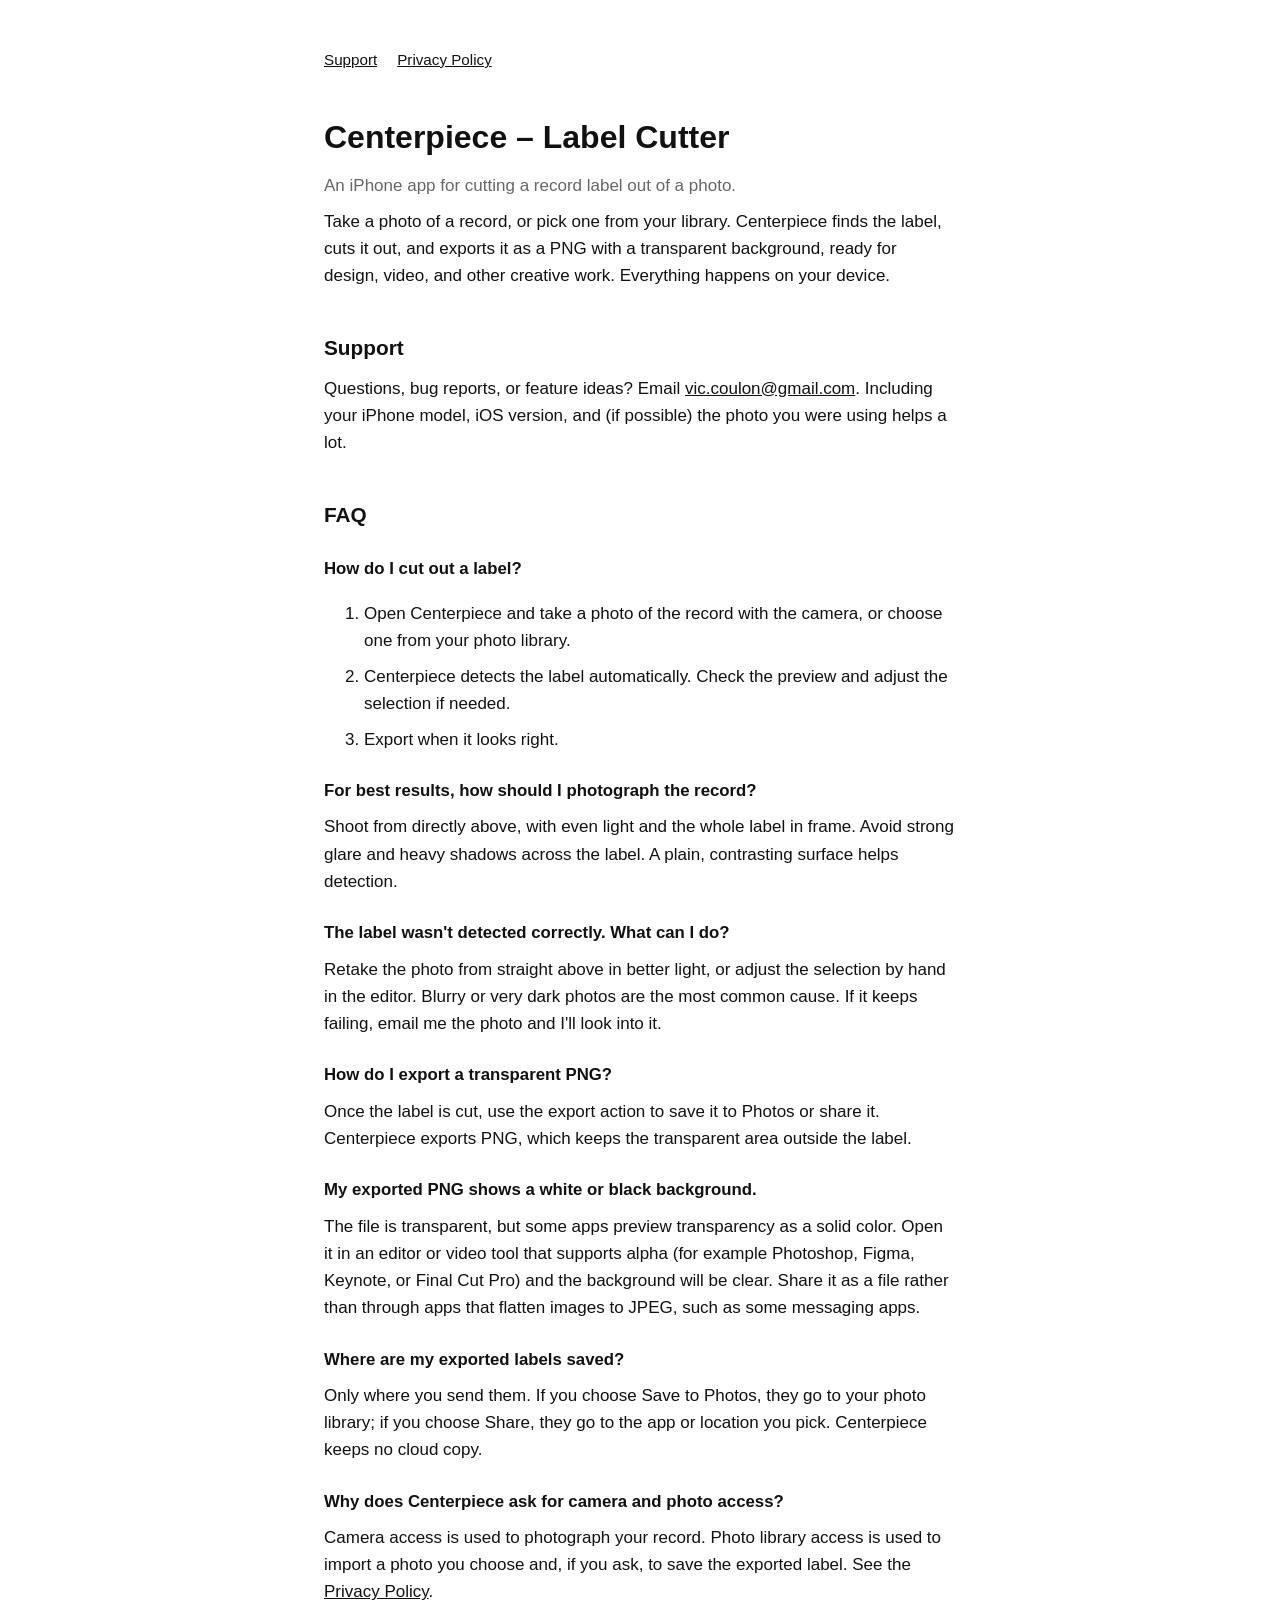
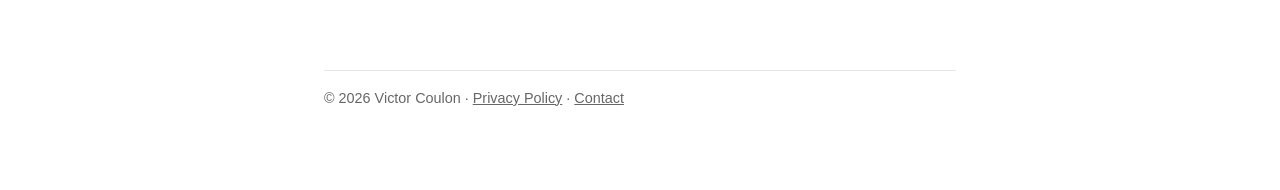
<file: index.html>
<!DOCTYPE html>
<html lang="en">
<head>
<meta charset="utf-8">
<meta name="viewport" content="width=device-width, initial-scale=1">
<title>Centerpiece – Label Cutter: Support</title>
<meta name="description" content="Centerpiece – Label Cutter turns a photo of a record label into a transparent PNG. Support and FAQ.">
<link rel="stylesheet" href="style.css">
</head>
<body>
<main>
<nav><a href="index.html">Support</a><a href="privacy.html">Privacy Policy</a></nav>
<h1>Centerpiece – Label Cutter</h1>
<p class="muted">An iPhone app for cutting a record label out of a photo.</p>
<p>Take a photo of a record, or pick one from your library. Centerpiece finds the label, cuts it out, and exports it as a PNG with a transparent background, ready for design, video, and other creative work. Everything happens on your device.</p>

<h2>Support</h2>
<p>Questions, bug reports, or feature ideas? Email <a href="mailto:vic.coulon@gmail.com">vic.coulon@gmail.com</a>. Including your iPhone model, iOS version, and (if possible) the photo you were using helps a lot.</p>

<h2>FAQ</h2>

<h3>How do I cut out a label?</h3>
<ol>
<li>Open Centerpiece and take a photo of the record with the camera, or choose one from your photo library.</li>
<li>Centerpiece detects the label automatically. Check the preview and adjust the selection if needed.</li>
<li>Export when it looks right.</li>
</ol>

<h3>For best results, how should I photograph the record?</h3>
<p>Shoot from directly above, with even light and the whole label in frame. Avoid strong glare and heavy shadows across the label. A plain, contrasting surface helps detection.</p>

<h3>The label wasn't detected correctly. What can I do?</h3>
<p>Retake the photo from straight above in better light, or adjust the selection by hand in the editor. Blurry or very dark photos are the most common cause. If it keeps failing, email me the photo and I'll look into it.</p>

<h3>How do I export a transparent PNG?</h3>
<p>Once the label is cut, use the export action to save it to Photos or share it. Centerpiece exports PNG, which keeps the transparent area outside the label.</p>

<h3>My exported PNG shows a white or black background.</h3>
<p>The file is transparent, but some apps preview transparency as a solid color. Open it in an editor or video tool that supports alpha (for example Photoshop, Figma, Keynote, or Final Cut Pro) and the background will be clear. Share it as a file rather than through apps that flatten images to JPEG, such as some messaging apps.</p>

<h3>Where are my exported labels saved?</h3>
<p>Only where you send them. If you choose Save to Photos, they go to your photo library; if you choose Share, they go to the app or location you pick. Centerpiece keeps no cloud copy.</p>

<h3>Why does Centerpiece ask for camera and photo access?</h3>
<p>Camera access is used to photograph your record. Photo library access is used to import a photo you choose and, if you ask, to save the exported label. See the <a href="privacy.html">Privacy Policy</a>.</p>

<footer>© 2026 Victor Coulon · <a href="privacy.html">Privacy Policy</a> · <a href="mailto:vic.coulon@gmail.com">Contact</a></footer>
</main>
</body>
</html>
</file>
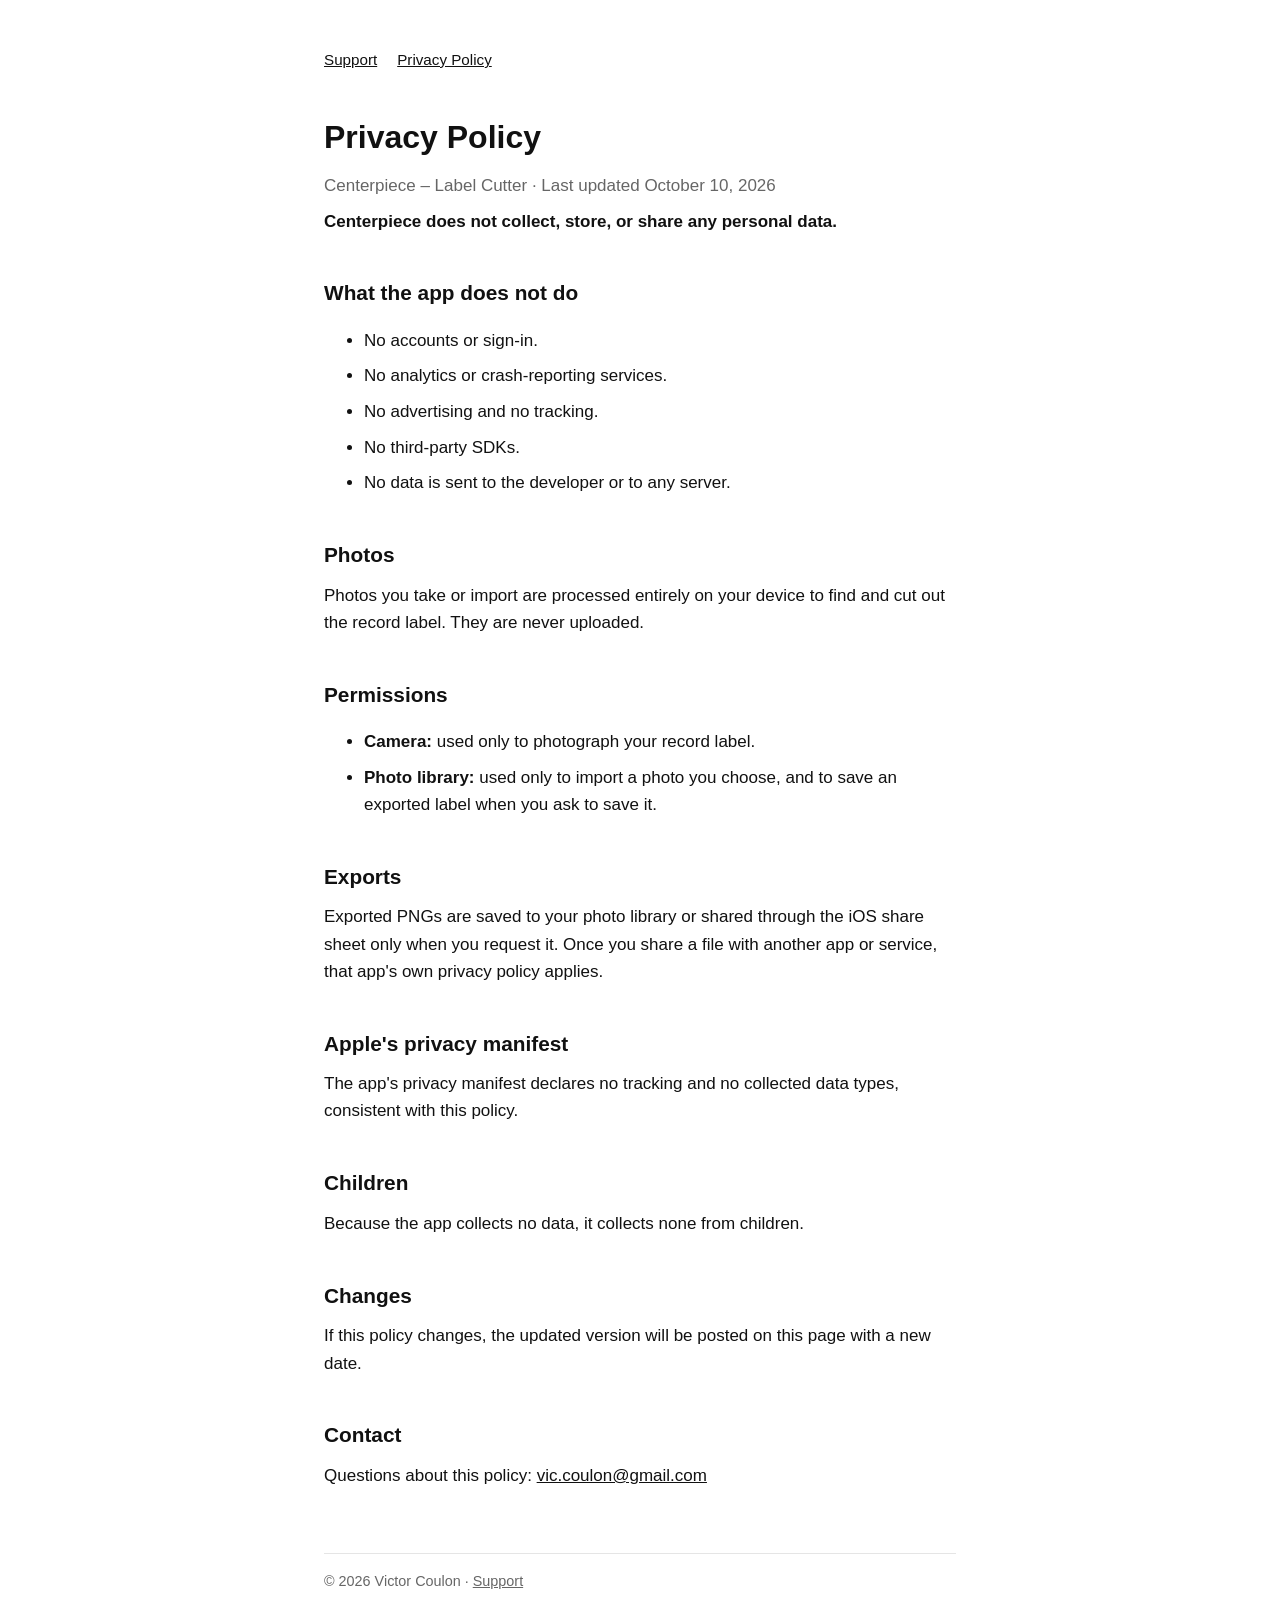
<file: privacy.html>
<!DOCTYPE html>
<html lang="en">
<head>
<meta charset="utf-8">
<meta name="viewport" content="width=device-width, initial-scale=1">
<title>Centerpiece – Label Cutter: Privacy Policy</title>
<meta name="description" content="Privacy policy for Centerpiece – Label Cutter. The app collects no data.">
<link rel="stylesheet" href="style.css">
</head>
<body>
<main>
<nav><a href="index.html">Support</a><a href="privacy.html">Privacy Policy</a></nav>
<h1>Privacy Policy</h1>
<p class="muted">Centerpiece – Label Cutter · Last updated October 10, 2026</p>

<p><strong>Centerpiece does not collect, store, or share any personal data.</strong></p>

<h2>What the app does not do</h2>
<ul>
<li>No accounts or sign-in.</li>
<li>No analytics or crash-reporting services.</li>
<li>No advertising and no tracking.</li>
<li>No third-party SDKs.</li>
<li>No data is sent to the developer or to any server.</li>
</ul>

<h2>Photos</h2>
<p>Photos you take or import are processed entirely on your device to find and cut out the record label. They are never uploaded.</p>

<h2>Permissions</h2>
<ul>
<li><strong>Camera:</strong> used only to photograph your record label.</li>
<li><strong>Photo library:</strong> used only to import a photo you choose, and to save an exported label when you ask to save it.</li>
</ul>

<h2>Exports</h2>
<p>Exported PNGs are saved to your photo library or shared through the iOS share sheet only when you request it. Once you share a file with another app or service, that app's own privacy policy applies.</p>

<h2>Apple's privacy manifest</h2>
<p>The app's privacy manifest declares no tracking and no collected data types, consistent with this policy.</p>

<h2>Children</h2>
<p>Because the app collects no data, it collects none from children.</p>

<h2>Changes</h2>
<p>If this policy changes, the updated version will be posted on this page with a new date.</p>

<h2>Contact</h2>
<p>Questions about this policy: <a href="mailto:vic.coulon@gmail.com">vic.coulon@gmail.com</a></p>

<footer>© 2026 Victor Coulon · <a href="index.html">Support</a></footer>
</main>
</body>
</html>
</file>
<file: style.css>
:root{color-scheme:light dark;--fg:#111;--bg:#fff;--muted:#666;--line:#e5e5e5}
@media (prefers-color-scheme:dark){:root{--fg:#f2f2f2;--bg:#111;--muted:#999;--line:#2a2a2a}}
*{box-sizing:border-box}
body{margin:0;background:var(--bg);color:var(--fg);font:17px/1.6 -apple-system,BlinkMacSystemFont,"SF Pro Text",Helvetica,Arial,sans-serif}
main{max-width:680px;margin:0 auto;padding:48px 24px 80px}
h1{font-size:2rem;margin:0 0 .25em}h2{font-size:1.3rem;margin:2em 0 .5em}h3{font-size:1.05rem;margin:1.5em 0 .25em}
p,li{margin:.5em 0}.muted{color:var(--muted)}a{color:inherit}
nav{display:flex;gap:20px;margin-bottom:40px;font-size:.95rem}
footer{margin-top:64px;padding-top:16px;border-top:1px solid var(--line);color:var(--muted);font-size:.9rem}
</file>
